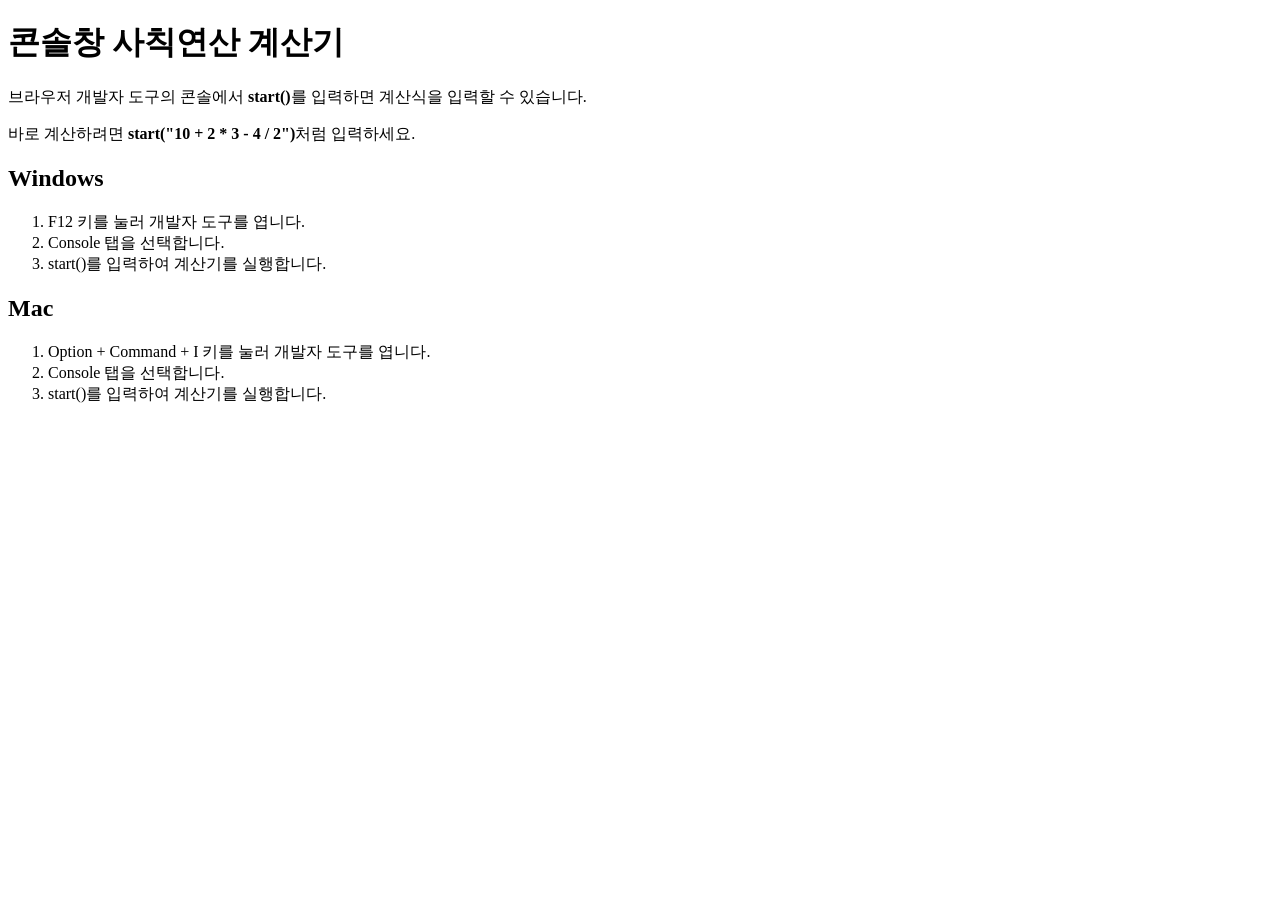
<file: index.html>
<!DOCTYPE html>
<html lang="ko">
<head>
    <meta charset="UTF-8">
    <meta name="viewport" content="width=device-width, initial-scale=1.0">
    <title>사칙연산 계산기</title>
    <script src="calculator.js"></script>
</head>
<body>
    <h1>콘솔창 사칙연산 계산기</h1>
    <p>브라우저 개발자 도구의 콘솔에서 <strong>start()</strong>를 입력하면 계산식을 입력할 수 있습니다.</p>
    <p>바로 계산하려면 <strong>start("10 + 2 * 3 - 4 / 2")</strong>처럼 입력하세요.</p>

    <h2>Windows</h2>
    <ol>
        <li>F12 키를 눌러 개발자 도구를 엽니다.</li>
        <li>Console 탭을 선택합니다.</li>
        <li>start()를 입력하여 계산기를 실행합니다.</li>
    </ol>

    <h2>Mac</h2>
    <ol>
        <li>Option + Command + I 키를 눌러 개발자 도구를 엽니다.</li>
        <li>Console 탭을 선택합니다.</li>
        <li>start()를 입력하여 계산기를 실행합니다.</li>
    </ol>
</body>
</html>
</file>
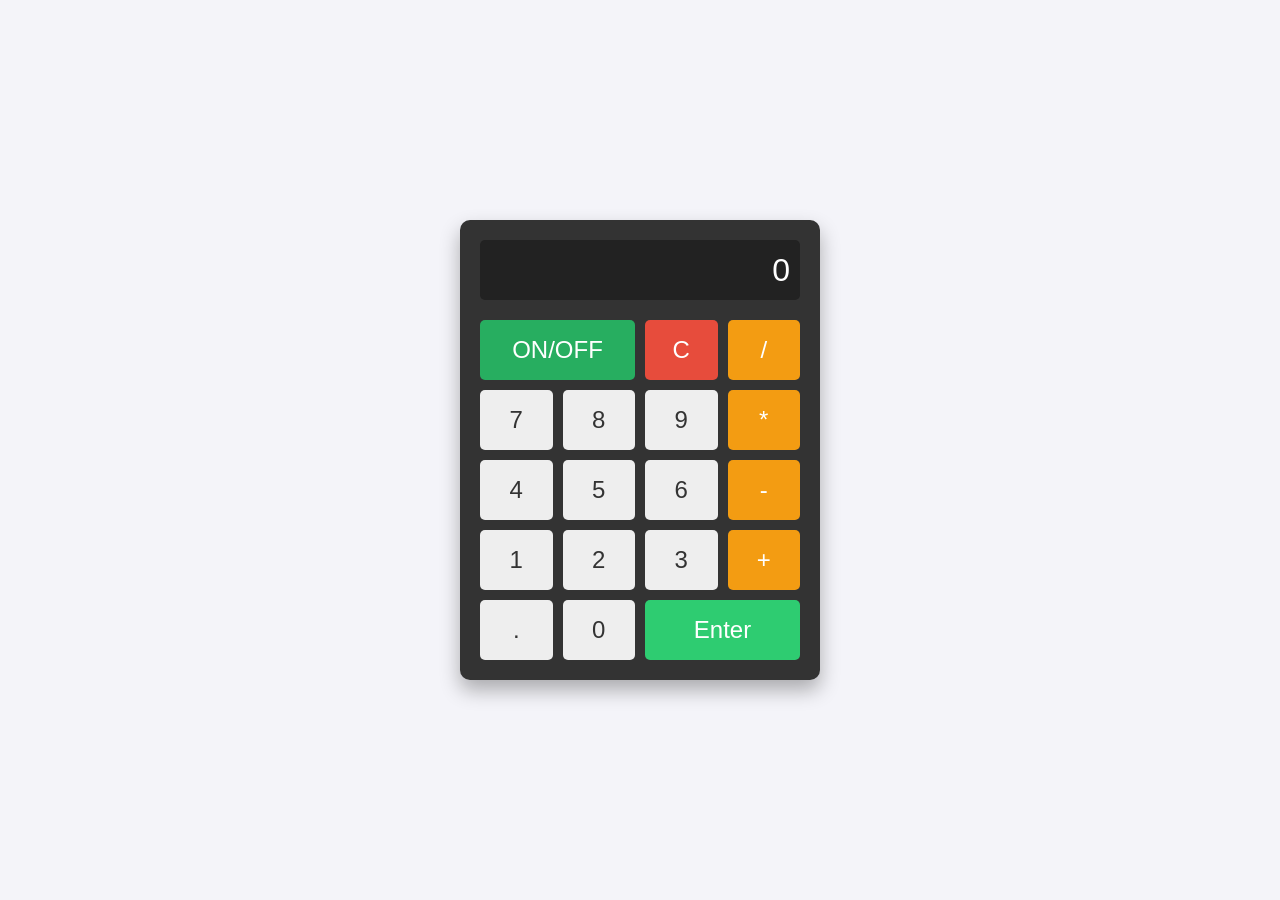
<file: calculator.html>
<!DOCTYPE html>
<html lang="ko">
<head>
    <meta charset="UTF-8">
    <meta name="viewport" content="width=device-width, initial-scale=1.0">
    <title>JS 사칙연산 계산기 v2</title>
    <link rel="stylesheet" href="calculator_style.css">
    <script src="calculator.js" defer></script>
</head>
<body>
    <div class="calculator">
        <input type="text" id="display" readonly value="0" aria-label="계산기 화면">
        <div class="buttons">
            <button class="on-off" type="button" data-type="power">ON/OFF</button>
            <button class="clear" type="button" data-type="clear">C</button>
            <button class="operator" type="button" data-type="operator" data-value="/">/</button>

            <button class="number" type="button" data-type="number" data-value="7">7</button>
            <button class="number" type="button" data-type="number" data-value="8">8</button>
            <button class="number" type="button" data-type="number" data-value="9">9</button>
            <button class="operator" type="button" data-type="operator" data-value="*">*</button>

            <button class="number" type="button" data-type="number" data-value="4">4</button>
            <button class="number" type="button" data-type="number" data-value="5">5</button>
            <button class="number" type="button" data-type="number" data-value="6">6</button>
            <button class="operator" type="button" data-type="operator" data-value="-">-</button>

            <button class="number" type="button" data-type="number" data-value="1">1</button>
            <button class="number" type="button" data-type="number" data-value="2">2</button>
            <button class="number" type="button" data-type="number" data-value="3">3</button>
            <button class="operator" type="button" data-type="operator" data-value="+">+</button>

            <button class="number" type="button" data-type="number" data-value=".">.</button>
            <button class="number" type="button" data-type="number" data-value="0">0</button>
            <button class="enter" type="button" data-type="calculate">Enter</button>
        </div>
    </div>
</body>
</html>
</file>
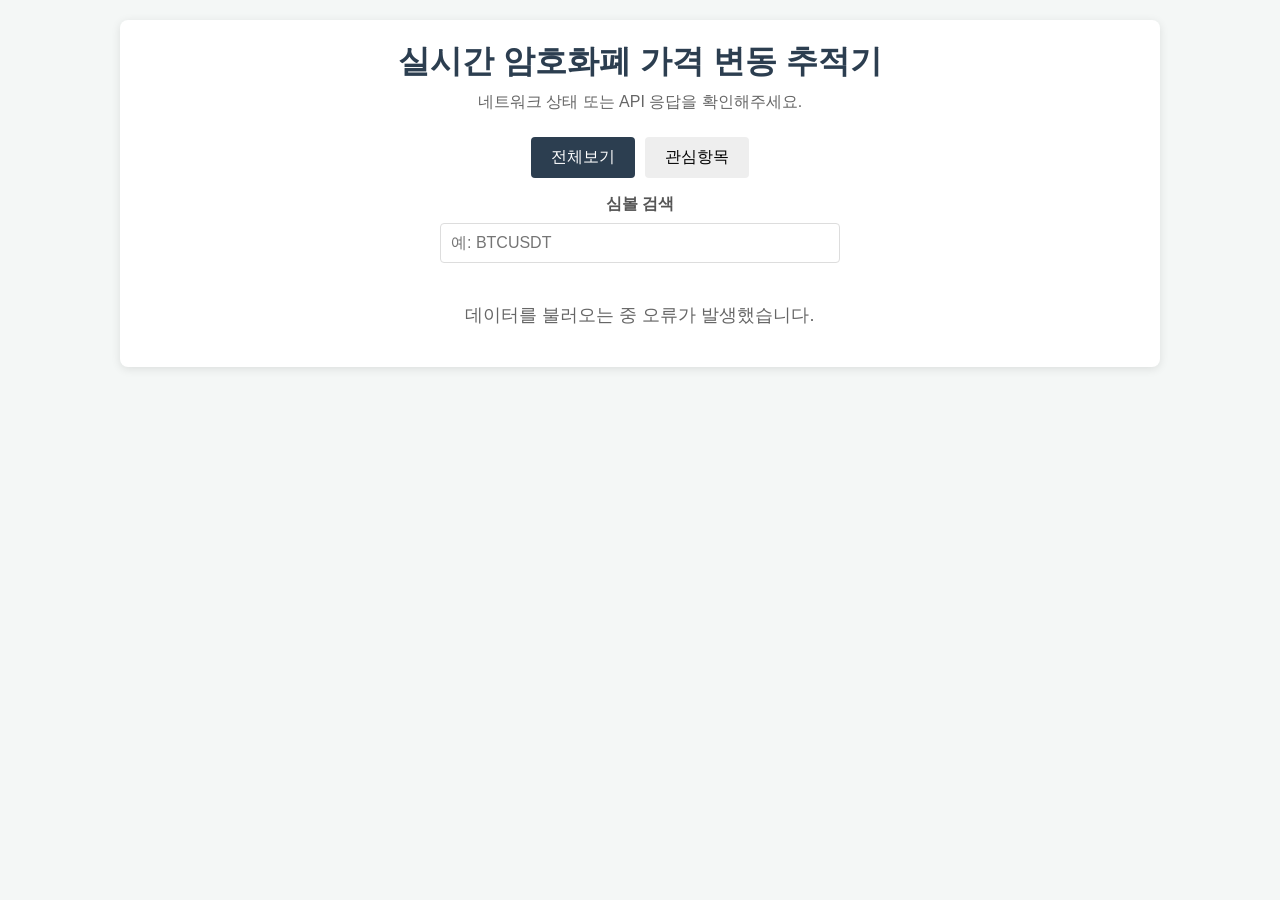
<file: cryptocurrency.html>
<!DOCTYPE html>
<html lang="ko">
<head>
    <meta charset="UTF-8">
    <meta name="viewport" content="width=device-width, initial-scale=1.0">
    <title>암호화폐 가격 변동 추적기</title>
    <link rel="stylesheet" href="cryptocurrency_style.css">
    <script src="cryptocurrency.js" defer></script>
</head>
<body>
    <main class="container">
        <header class="page-header">
            <h1>실시간 암호화폐 가격 변동 추적기</h1>
            <p id="updateStatus">Binance USDT 마켓 데이터를 불러오는 중입니다.</p>
        </header>

        <section class="toolbar" aria-label="암호화폐 필터">
            <div class="tabs">
                <button id="allTab" class="tab-btn active" type="button" data-tab="all">전체보기</button>
                <button id="favoritesTab" class="tab-btn" type="button" data-tab="favorites">관심항목</button>
            </div>

            <label class="search-container" for="searchInput">
                <span>심볼 검색</span>
                <input type="text" id="searchInput" placeholder="예: BTCUSDT">
            </label>
        </section>

        <div id="loading" class="loading">데이터를 불러오는 중...</div>
        <div id="emptyMessage" class="empty-message hidden">표시할 암호화폐가 없습니다.</div>

        <div class="table-wrap">
            <table id="cryptoTable" class="hidden">
                <thead>
                    <tr>
                        <th>관심</th>
                        <th>심볼</th>
                        <th>현재가</th>
                        <th>24시간 변동률</th>
                        <th>최고가</th>
                        <th>최저가</th>
                    </tr>
                </thead>
                <tbody id="cryptoList"></tbody>
            </table>
        </div>
    </main>
</body>
</html>
</file>
<file: calculator_style.css>
body {
    display: flex;
    justify-content: center;
    align-items: center;
    min-height: 100vh;
    background-color: #f4f4f9;
    margin: 0;
    font-family: Arial, sans-serif;
}

.calculator {
    background-color: #333;
    padding: 20px;
    border-radius: 10px;
    box-shadow: 0 10px 20px rgba(0, 0, 0, 0.3);
    width: min(320px, calc(100vw - 40px));
}

#display {
    width: 100%;
    height: 60px;
    background-color: #222;
    color: #fff;
    text-align: right;
    padding: 10px;
    font-size: 2rem;
    border: none;
    border-radius: 5px;
    margin-bottom: 20px;
    box-sizing: border-box;
}

.buttons {
    display: grid;
    grid-template-columns: repeat(4, 1fr);
    gap: 10px;
}

button {
    height: 60px;
    font-size: 1.5rem;
    border: none;
    border-radius: 5px;
    cursor: pointer;
    transition: background-color 0.2s, transform 0.1s;
}

button:disabled {
    cursor: not-allowed;
    opacity: 0.5;
}

button:active {
    transform: scale(0.95);
}

.number {
    background-color: #eee;
    color: #333;
}

.number:hover {
    background-color: #ddd;
}

.operator {
    background-color: #f39c12;
    color: #fff;
}

.operator:hover {
    background-color: #e67e22;
}

.enter {
    background-color: #2ecc71;
    color: #fff;
    grid-column: span 2;
}

.enter:hover {
    background-color: #27ae60;
}

.clear {
    background-color: #e74c3c;
    color: #fff;
}

.clear:hover {
    background-color: #c0392b;
}

.on-off {
    background-color: #7f8c8d;
    color: #fff;
    grid-column: span 2;
}

.on-off.on {
    background-color: #27ae60;
}

.on-off:hover {
    background-color: #95a5a6;
}
</file>
<file: cryptocurrency_style.css>
body {
    font-family: "Segoe UI", Tahoma, Geneva, Verdana, sans-serif;
    background-color: #f4f7f6;
    margin: 0;
    padding: 20px;
    color: #333;
}

.container {
    max-width: 1000px;
    margin: 0 auto;
    background: #fff;
    padding: 20px;
    border-radius: 8px;
    box-shadow: 0 2px 10px rgba(0, 0, 0, 0.1);
}

.page-header {
    text-align: center;
    margin-bottom: 24px;
}

h1 {
    color: #2c3e50;
    margin: 0 0 8px;
}

#updateStatus {
    color: #666;
    margin: 0;
}

.toolbar {
    display: grid;
    gap: 16px;
    margin-bottom: 20px;
}

.tabs {
    display: flex;
    justify-content: center;
    gap: 10px;
}

.tab-btn {
    padding: 10px 20px;
    border: none;
    background-color: #eee;
    cursor: pointer;
    border-radius: 4px;
    font-size: 16px;
    transition: background-color 0.3s;
}

.tab-btn.active {
    background-color: #2c3e50;
    color: #fff;
}

.tab-btn:hover:not(.active) {
    background-color: #ddd;
}

.search-container {
    display: grid;
    gap: 8px;
    justify-items: center;
}

.search-container span {
    font-weight: 600;
    color: #555;
}

#searchInput {
    width: 100%;
    max-width: 400px;
    padding: 10px;
    border: 1px solid #ddd;
    border-radius: 4px;
    font-size: 16px;
    box-sizing: border-box;
}

.table-wrap {
    overflow-x: auto;
}

table {
    width: 100%;
    border-collapse: collapse;
    margin-top: 10px;
    min-width: 720px;
}

th,
td {
    padding: 12px;
    text-align: left;
    border-bottom: 1px solid #eee;
}

th {
    background-color: #f8f9fa;
    color: #555;
    font-weight: 600;
}

tr:hover {
    background-color: #f1f1f1;
}

.fav-btn {
    background: none;
    border: none;
    font-size: 20px;
    cursor: pointer;
    color: #ccc;
    transition: color 0.2s, transform 0.1s;
}

.fav-btn.active {
    color: #f1c40f;
}

.fav-btn:active {
    transform: scale(0.9);
}

.loading,
.empty-message {
    text-align: center;
    padding: 20px;
    font-size: 18px;
    color: #666;
}

.hidden {
    display: none;
}

.up {
    color: #e74c3c;
    font-weight: bold;
}

.down {
    color: #3498db;
    font-weight: bold;
}

.symbol {
    font-weight: bold;
    color: #2c3e50;
}

@media (max-width: 640px) {
    body {
        padding: 12px;
    }

    .container {
        padding: 16px;
    }

    h1 {
        font-size: 1.5rem;
    }

    .tabs {
        flex-direction: column;
    }
}
</file>
